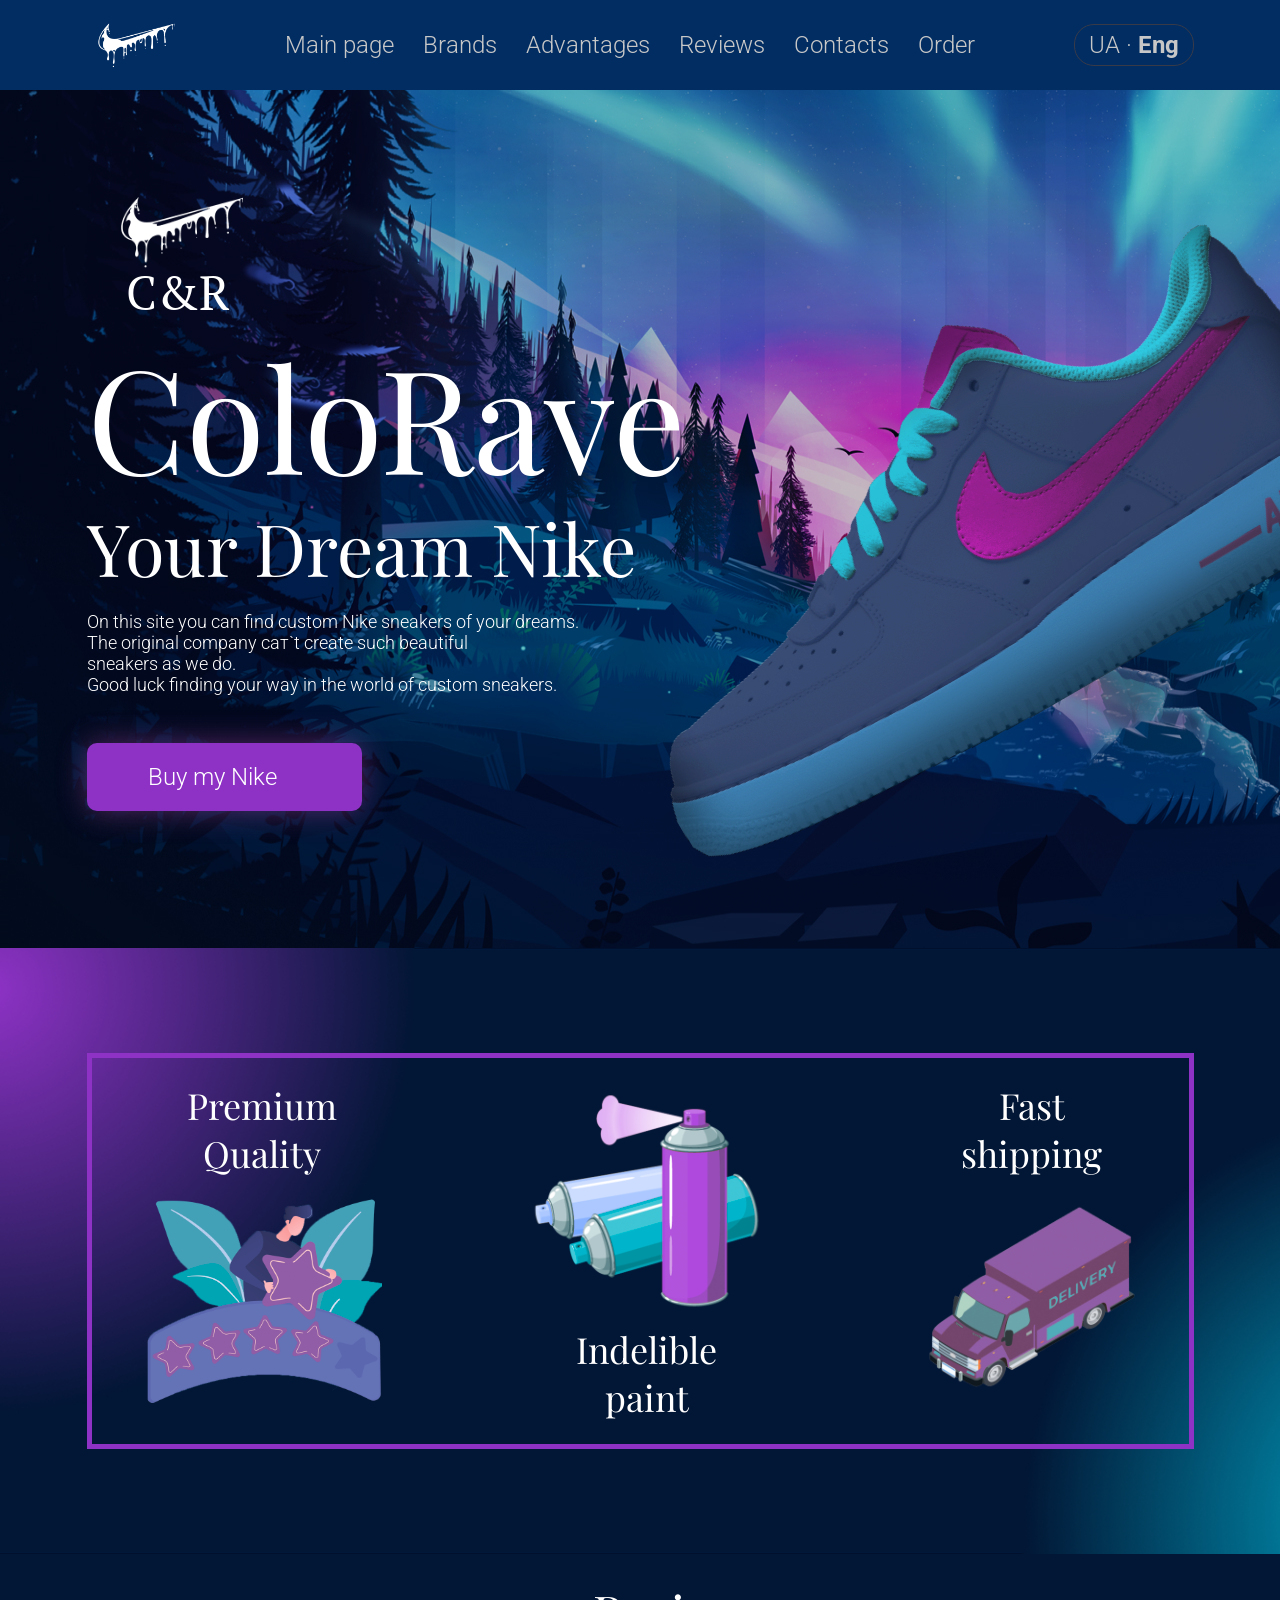
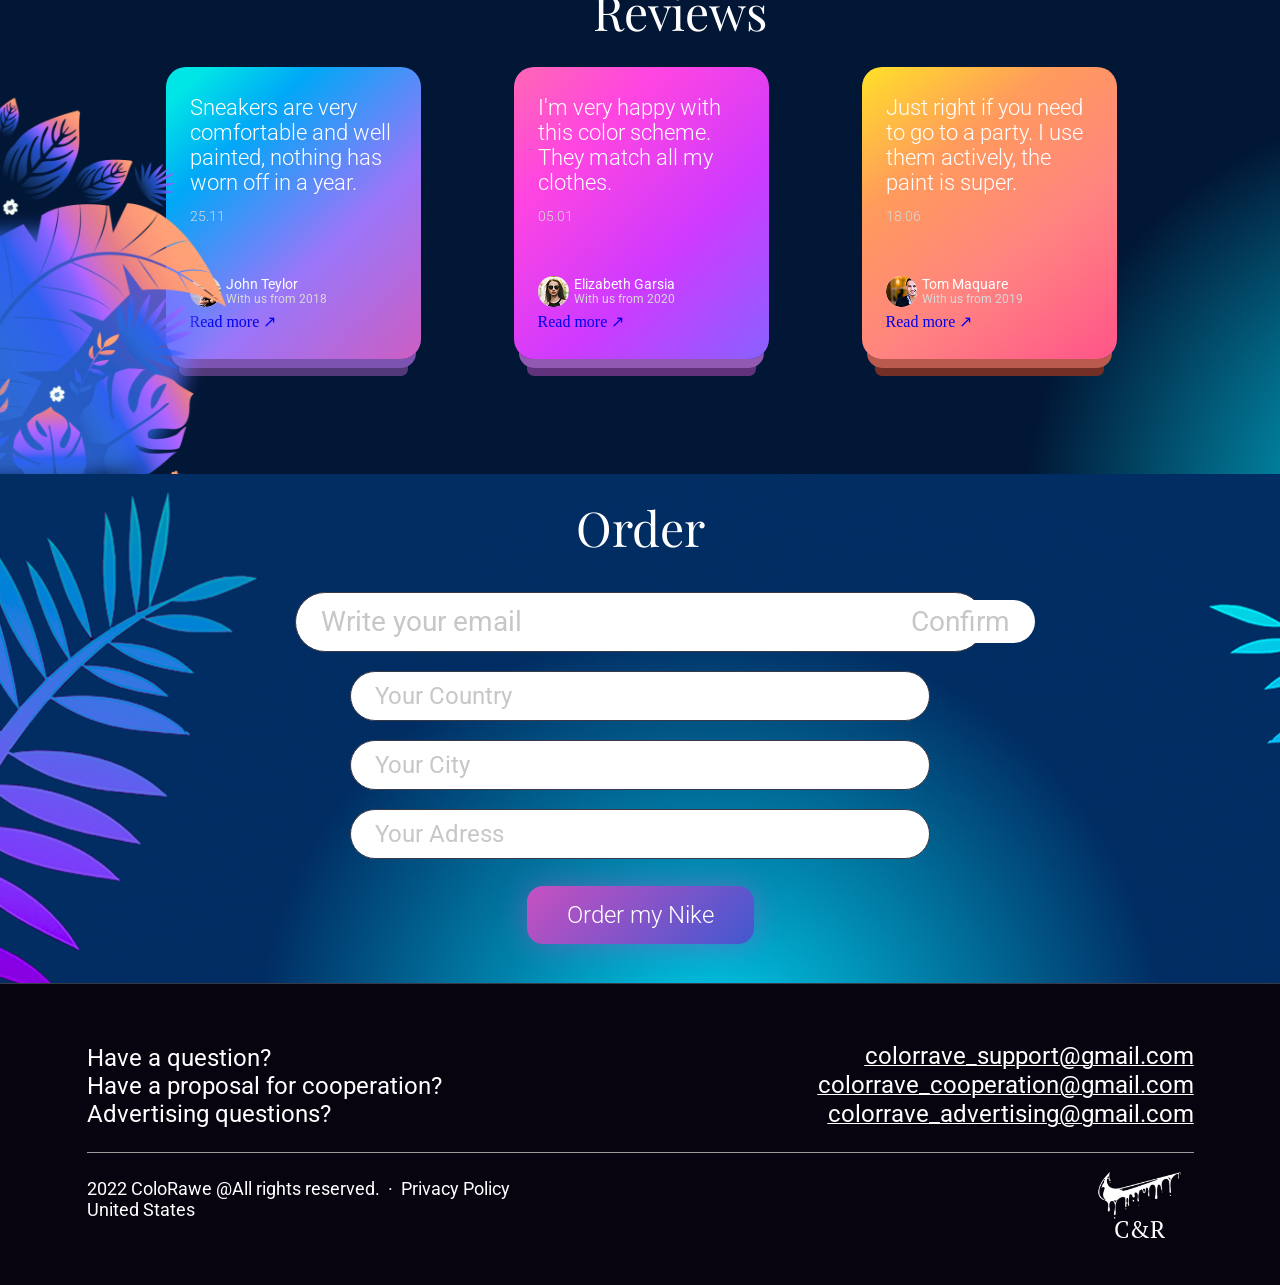
<file: index.html>
<!DOCTYPE html>
<html lang="en">

<head>
    <meta charset="UTF-8">
    <meta name="viewport" content="width=device-width, initial-scale=1.0">
    <link rel="preconnect" href="https://fonts.googleapis.com">
    <link rel="preconnect" href="https://fonts.gstatic.com" crossorigin>
    <link
        href="https://fonts.googleapis.com/css2?family=PT+Serif:ital,wght@0,400;0,700;1,400;1,700&family=Playfair+Display:ital,wght@0,400..900;1,400..900&family=Roboto:ital,wght@0,100..900;1,100..900&display=swap"
        rel="stylesheet">
    <title>NIKE</title>
    <link rel="stylesheet" href="./css/styles.css">
    <link rel="icon" href="./images/logo.svg" type="image/x-icon">
</head>

<body>
    <header>
        <nav class="container nav-container">
            <div class="nav-logo">
                <a href="./index.html">
                    <img src="./images/logo.svg" alt="logo">
                </a>
            </div>
            <ul class="nav-links">
                <li><a href="./index.html">Main page</a></li>
                <li><a href="#hero">Brands</a></li>
                <li><a href="#features">Advantages</a></li>
                <li><a href="#reviews">Reviews</a></li>
                <li><a href="#footer">Contacts</a></li>
                <li><a href="#order">Order</a></li>
            </ul>
            <div class="nav-btn">
                <a href="./index-ua.html" class="lang-btn">UA · <span class="lang-btn-accent">Eng</span"></a>
            </div>

        </nav>

    </header>
    <main>
        <section class="hero" id="hero">
            <div class="container hero-content">
                <div class="hero-logo">
                    <a href="./index.html">
                        <img src="./images/logo.svg" alt="logo" width="160px">
                    </a>
                </div>
                <p class="hero-badge">C&R</p>
                <h1 class="hero-title">ColoRave</h1>
                <p class="hero-sub">Your Dream Nike</p>
                <p class="hero-desc">
                    On this site you can find custom Nike sneakers of your dreams. <br> The original company caт`t
                    create such beautiful <br> sneakers as we do. <br> Good luck finding your way in the world of custom
                    sneakers.
                </p>
                <a href="#order" class="btn-primary">Buy my Nike</a>

            </div>
        </section>
        <section class="features" id="features">
            <div class="container">
                <div class="features-grid">
                    <div class="feat-card">
                        <h2 class="feat-name">Premium <br> Quality</h2>
                        <img src="./images/stars.svg" alt="stars">
                    </div>
                    <div class="feat-card">
                        <img src="./images/paints.svg" alt="paints">
                        <h2 class="feat-name">Indelible <br> paint</h2>
                    </div>
                    <div class="feat-card">
                        <h2 class="feat-name">Fast <br> shipping</h2>
                        <img src="./images/van.svg" alt="van">
                    </div>
                </div>
            </div>
        </section>
        <section class="reviews" id="reviews">
            <div class="container reviews-container">
                <div>
                    <img class="flouwers" src="./images/flouwers.svg" alt="flouwers">
                </div>
                <h2 class="title-reviews">Reviews</h2>
                <div class="reviews-cards-list">

                    <!-- КАРТКА 1 -->
                    <div class="review-card">
                        <p class="review-text">Sneakers are very comfortable and well painted, nothing has worn off in a year.</p>
                        <p class="review-date">25.11</p>
                        <div class="review-author">
                            <img class="img-author" src="./images/author1.jpg" alt="author1">
                            <div class="review-name">
                                <h3 class="author-name">John Teylor</h3>
                                <p class="author-place">With us from 2018</p>
                            </div>
                        </div>
                        <!-- Кнопка відкриття модалки -->
                        <a href="#modal-1" class="review-read-more">Read more ↗</a>
                    </div>

                    <!-- КАРТКА 2 -->
                    <div class="review-card">
                        <p class="review-text">I'm very happy with this color scheme. They match all my clothes.</p>
                        <p class="review-date">05.01</p>
                        <div class="review-author">
                            <img class="img-author" src="./images/author2.jpg" alt="author1">
                            <div class="review-name">
                                <h3 class="author-name">Elizabeth Garsia</h3>
                                <p class="author-place">With us from 2020</p>
                            </div>
                        </div>
                        <a href="#modal-2" class="review-read-more">Read more ↗</a>
                    </div>

                    <!-- КАРТКА 3 -->
                    <div class="review-card">
                        <p class="review-text">Just right if you need to go to a party. I use them actively, the paint
                            is super.</p>
                        <p class="review-date">18.06</p>
                        <div class="review-author">
                            <img class="img-author" src="./images/author3.jpg" alt="author1">
                            <div class="review-name">
                                <h3 class="author-name">Tom Maquare</h3>
                                <p class="author-place">With us from 2019</p>
                            </div>
                        </div>
                        <a href="#modal-3" class="review-read-more">Read more ↗</a>
                    </div>

                </div>
            </div>
        </section>
        <!-- МОДАЛКА 1 — John Teylor -->
        <div class="modal" id="modal-1">
            <div class="modal-box modal-box--1">
                <a href="#reviews" class="modal-close" aria-label="Close">✕</a>
                <div class="modal-header">
                    <img class="modal-avatar" src="./images/author1.jpg" alt="John Teylor">
                    <div>
                        <h3 class="modal-author-name">John Teylor</h3>
                        <p class="modal-author-meta">With us from 2018 · 25.11</p>
                        <div class="modal-stars">★★★★★</div>
                    </div>
                </div>
                <p class="modal-text">
                    Sneakers are very comfortable and well painted, nothing has worn off in a year.
                    I ordered a custom colorway with turquoise and white — and it looks exactly like
                    the preview. The paint quality is outstanding, no cracking even after daily use
                    in various weather conditions. Would definitely recommend ColoRave to anyone who
                    wants truly unique sneakers. Already planning my second pair!
                </p>
                <div class="modal-tag-row">
                    <span class="modal-tag">Comfort ✓</span>
                    <span class="modal-tag">Paint Quality ✓</span>
                    <span class="modal-tag">Daily Use ✓</span>
                </div>
                <a href="#order" class="modal-cta">Order my Nike</a>
            </div>
            <!-- Клік по фону закриває модалку -->
            <a href="#reviews" class="modal-backdrop" aria-label="Close modal"></a>
        </div>

        <!-- МОДАЛКА 2 — Elizabeth Garsia -->
        <div class="modal" id="modal-2">
            <div class="modal-box modal-box--2">
                <a href="#reviews" class="modal-close" aria-label="Close">✕</a>
                <div class="modal-header">
                    <img class="modal-avatar" src="./images/author2.jpg" alt="Elizabeth Garsia">
                    <div>
                        <h3 class="modal-author-name">Elizabeth Garsia</h3>
                        <p class="modal-author-meta">With us from 2020 · 05.01</p>
                        <div class="modal-stars">★★★★★</div>
                    </div>
                </div>
                <p class="modal-text">
                    I'm very happy with this color scheme. They match all my clothes.
                    I chose a dusty pink and lavender combination and the result is just stunning.
                    The website made it so easy to visualize the final look before ordering.
                    The sneakers arrived in two weeks, beautifully packaged. My friends keep
                    asking where I bought them — I've already sent three people to ColoRave!
                </p>
                <div class="modal-tag-row">
                    <span class="modal-tag">Style ✓</span>
                    <span class="modal-tag">Fast Delivery ✓</span>
                    <span class="modal-tag">Recommended ✓</span>
                </div>
                <a href="#order" class="modal-cta">Order my Nike</a>
            </div>
            <a href="#reviews" class="modal-backdrop" aria-label="Close modal"></a>
        </div>

        <!-- МОДАЛКА 3 — Tom Maquare -->
        <div class="modal" id="modal-3">
            <div class="modal-box modal-box--3">
                <a href="#reviews" class="modal-close" aria-label="Close">✕</a>
                <div class="modal-header">
                    <img class="modal-avatar" src="./images/author3.jpg" alt="Tom Maquare">
                    <div>
                        <h3 class="modal-author-name">Tom Maquare</h3>
                        <p class="modal-author-meta">With us from 2019 · 18.06</p>
                        <div class="modal-stars">★★★★★</div>
                    </div>
                </div>
                <p class="modal-text">
                    Just right if you need to go to a party. I use them actively, the paint is super.
                    I went for a bold yellow-orange-red gradient and honestly it's the most eye-catching
                    pair I've ever owned. Wore them to three different events and got compliments every
                    single time. The soles are sturdy, the colors stay vivid. I've been a loyal customer
                    since 2019 and each order has been consistently excellent.
                </p>
                <div class="modal-tag-row">
                    <span class="modal-tag">Bold Design ✓</span>
                    <span class="modal-tag">Durability ✓</span>
                    <span class="modal-tag">Loyal Customer ✓</span>
                </div>
                <a href="#order" class="modal-cta">Order my Nike</a>
            </div>
            <a href="#reviews" class="modal-backdrop" aria-label="Close modal"></a>
        </div>

        <!-- ORDER -->
        <section class="order" id="order">
            <div class="container" order-container>
                <h2 class="order-title">Order</h2>
                <form class="order-form">
                    <label>
                        <input class="form-input" type="email" placeholder="Write your email">
                    </label>
                    <label>
                        <input class="form-input3" type="text" placeholder="Your Country">
                    </label>
                    <label>
                        <input class="form-input3" type="text" placeholder="Your City">
                    </label>
                    <label>
                        <input class="form-input3" type="text" placeholder="Your Adress">
                    </label>
                    <button class="btn">Confirm </button>
                    <button class="order-btn">Order my Nike</button>
                </form>
            </div>
            </div>
        </section>
    </main>
    <footer id="footer">
        <div class="container footer-grid">
            <div class="footer-links-container">
                <ul class="footer-questions">
                    <li>Have a question?</li>
                    <li>Have a proposal for cooperation?</li>
                    <li>Advertising questions?</li>
                </ul>
                <ul class="footer-links">
                    <li>
                        <a href="mailto:colorrave_support@gmail.com">
                            <span class="footer-links-item">colorrave_support@gmail.com</span>
                        </a>
                    </li>
                    <li>
                        <a href="mailto:colorrave_cooperation@gmail.com">
                            <span class="footer-links-item">colorrave_cooperation@gmail.com</span>
                        </a>
                    </li>
                    <li>
                        <a href="mailto:colorrave_advertising@gmail.com">
                            <span class="footer-links-item">colorrave_advertising@gmail.com</span>
                        </a>
                    </li>
                </ul>
            </div>
            <div class="footer-bottom">
                <p class="footer-text">2022 ColoRawe @All rights reserved. &nbsp;·&nbsp; <a href="#"></a>Privacy
                    Policy</a> <br>United States</p>
                <div>
                    <div class="footer-logo">
                        <a href="./index.html">
                            <img src="./images/logo.svg" alt="logo" width="108px">
                        </a>
                    </div>
                    <p class="footer-badge">C&R</p>
                </div>
            </div>
        </div>

    </footer>
</body>

</html>
</file>
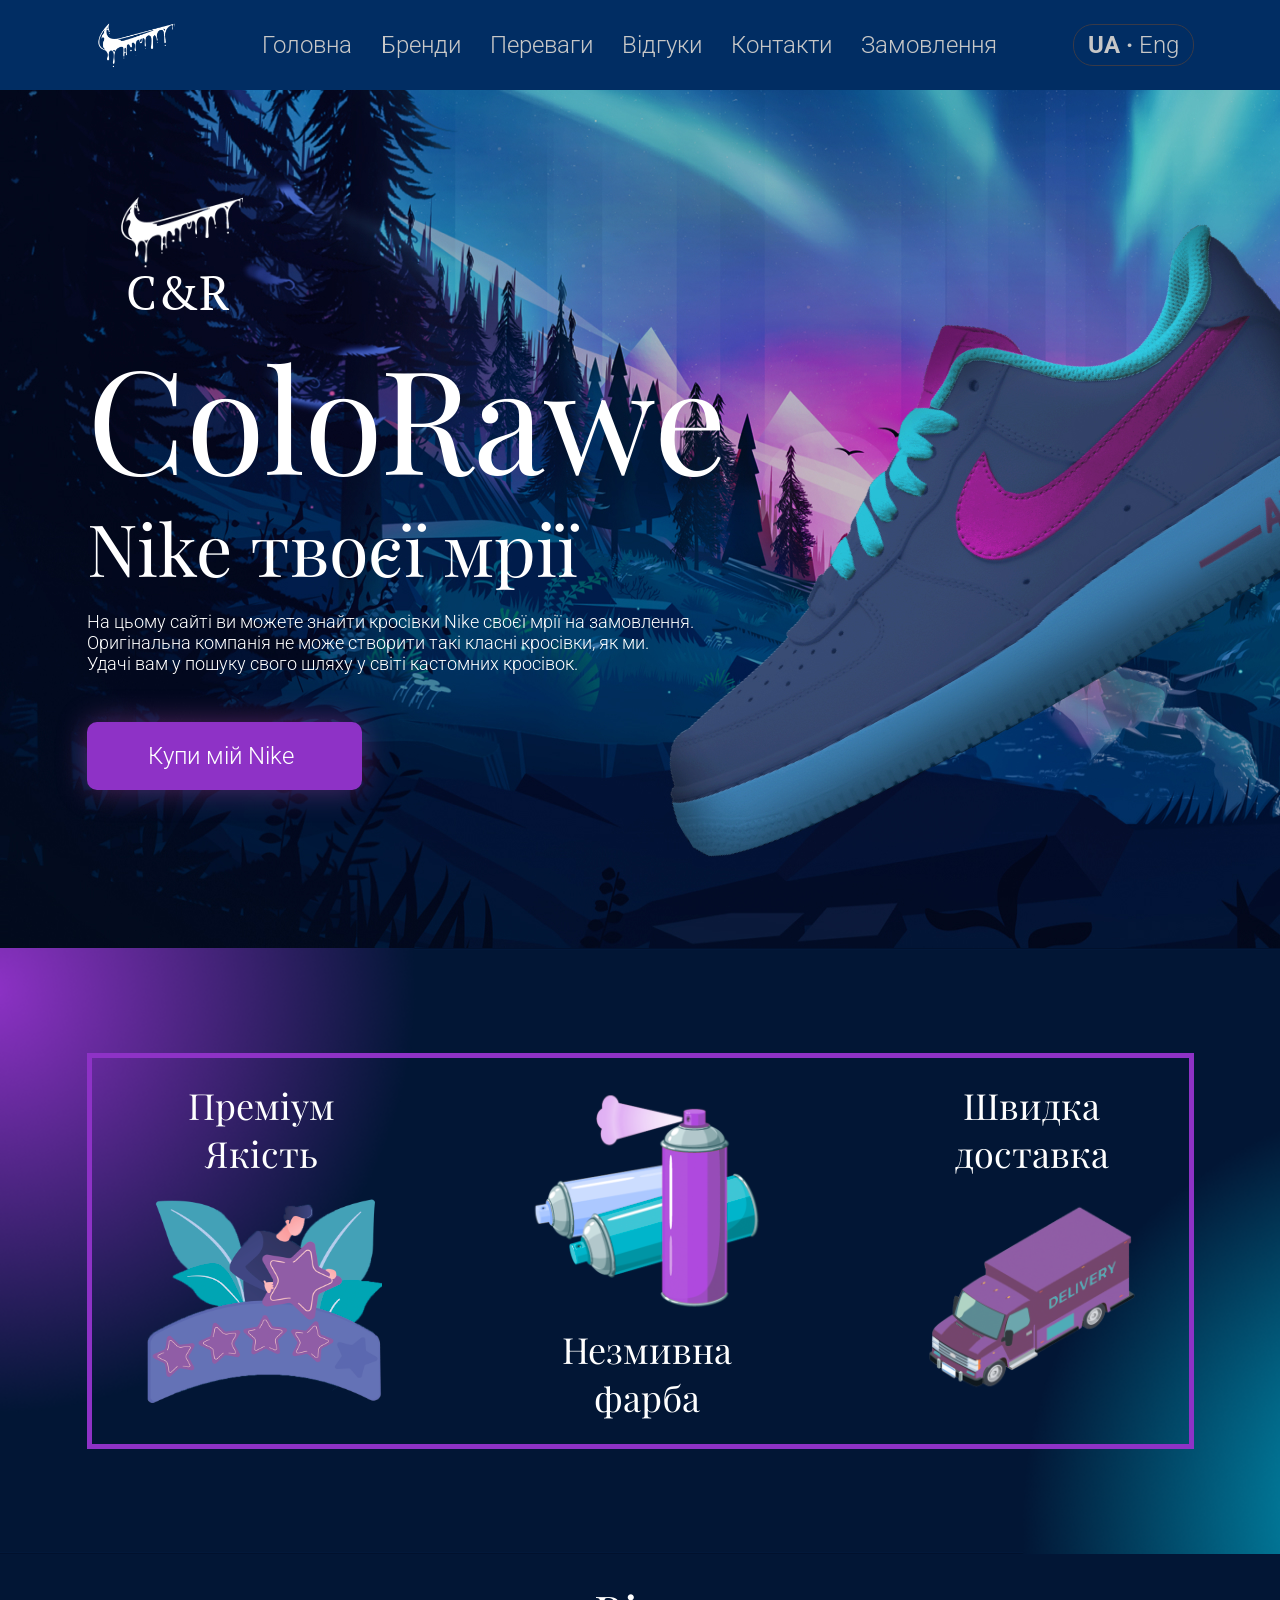
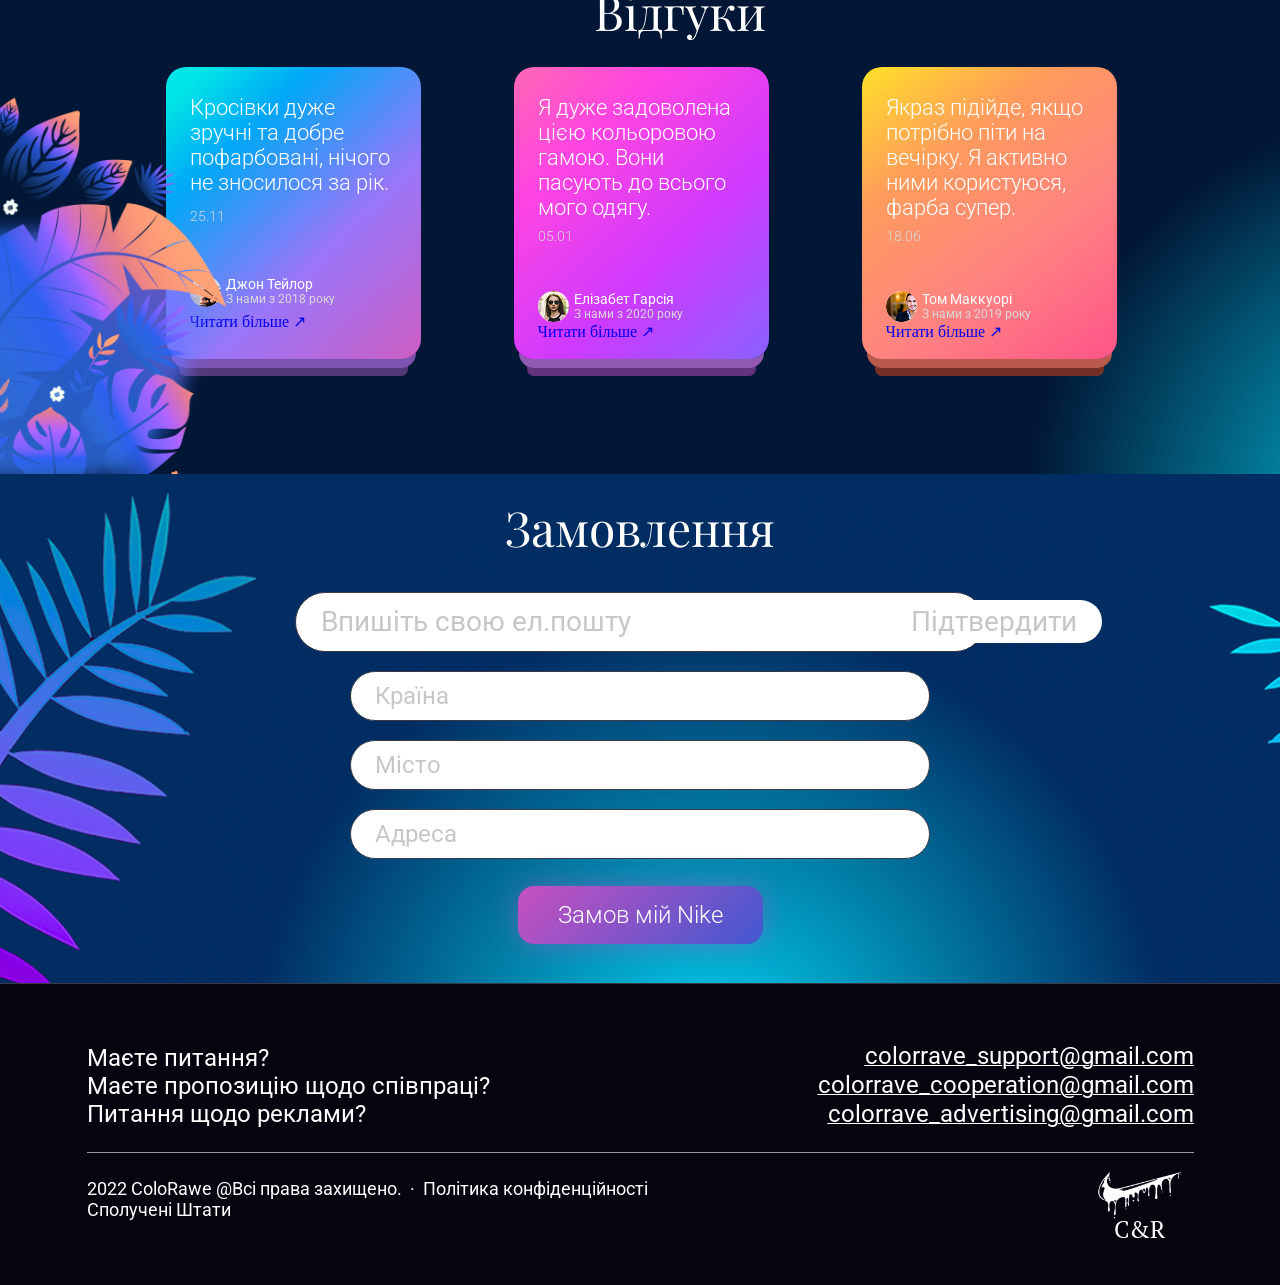
<file: index-ua.html>
<!DOCTYPE html>
<html lang="UA">

<head>
    <meta charset="UTF-8">
    <meta name="viewport" content="width=device-width, initial-scale=1.0">
    <link rel="preconnect" href="https://fonts.googleapis.com">
    <link rel="preconnect" href="https://fonts.gstatic.com" crossorigin>
    <link
        href="https://fonts.googleapis.com/css2?family=PT+Serif:ital,wght@0,400;0,700;1,400;1,700&family=Playfair+Display:ital,wght@0,400..900;1,400..900&family=Roboto:ital,wght@0,100..900;1,100..900&display=swap"
        rel="stylesheet">
    <title>NIKE</title>
    <link rel="stylesheet" href="./css/styles.css">
    <link rel="icon" href="./images/logo.svg" type="image/x-icon">
</head>

<body>
    <header>
        <nav class="container nav-container">
            <div class="nav-logo">
                <a href="./index-ua.html">
                    <img src="./images/logo.svg" alt="logo">
                </a>
            </div>
            <ul class="nav-links">
                <li><a href="./index-ua.html">Головна</a></li>
                <li><a href="#hero">Бренди</a></li>
                <li><a href="#features">Переваги</a></li>
                <li><a href="#reviews">Відгуки</a></li>
                <li><a href="#footer">Контакти</a></li>
                <li><a href="#order">Замовлення</a></li>
            </ul>
            <div class="nav-btn">
                <a href="./index.html" class="lang-btn lang-btn-ua">UA · <span class="lang-btn-accent lang-btn-accent-ua">Eng</span"></a>
            </div>

        </nav>

    </header>
    <main>
        <section class="hero" id="hero">
            <div class="container hero-content">
                <div class="hero-logo">
                    <a href="./index-ua.html">
                        <img src="./images/logo.svg" alt="logo" width="160px">
                    </a>
                </div>
                <p class="hero-badge">C&R</p>
                <h1 class="hero-title">ColoRawe</h1>
                <p class="hero-sub">Nike твоєї мрії</p>
                <p class="hero-desc">
                    На цьому сайті ви можете знайти кросівки Nike своєї мрії на замовлення. <br> Оригінальна компанія не може створити такі класні кросівки, як ми. <br> Удачі вам у пошуку свого шляху у світі кастомних кросівок.
                </p>
                <a href="#order" class="btn-primary">Купи мій Nike</a>

            </div>
        </section>
        <section class="features" id="features">
            <div class="container">
                <div class="features-grid">
                    <div class="feat-card">
                        <h2 class="feat-name">Преміум <br> Якість</h2>
                        <img src="./images/stars.svg" alt="stars">
                    </div>
                    <div class="feat-card">
                        <img src="./images/paints.svg" alt="paints">
                        <h2 class="feat-name">Незмивна <br> фарба</h2>
                    </div>
                    <div class="feat-card">
                        <h2 class="feat-name">Швидка <br> доставка</h2>
                        <img src="./images/van.svg" alt="van">
                    </div>
                </div>
            </div>
        </section>
        <section class="reviews" id="reviews">
            <div class="container reviews-container">
                <div>
                    <img class="flouwers" src="./images/flouwers.svg" alt="flouwers">
                </div>
                <h2 class="title-reviews">Відгуки</h2>
                <div class="reviews-cards-list">

                    <!-- КАРТКА 1 -->
                    <div class="review-card">
                        <p class="review-text">Кросівки дуже зручні та добре пофарбовані, нічого не зносилося за рік.</p>
                        <p class="review-date">25.11</p>
                        <div class="review-author">
                            <img class="img-author" src="./images/author1.jpg" alt="author1">
                            <div class="review-name">
                                <h3 class="author-name">Джон Тейлор</h3>
                                <p class="author-place">З нами з 2018 року</p>
                            </div>
                        </div>
                        <!-- Кнопка відкриття модалки -->
                        <a href="#modal-1" class="review-read-more">Читати більше ↗</a>
                    </div>
                    <div class="review-card">
                        <p class="review-text">Я дуже задоволена цією кольоровою гамою. Вони пасують до всього мого одягу.</p>
                        <p class="review-date">05.01</p>
                        <div class="review-author">
                            <img class="img-author" src="./images/author2.jpg" alt="author1">
                            <div class="review-name">
                                <h3 class="author-name">Елізабет Гарсія</h3>
                                <p class="author-place">З нами з 2020 року</p>
                            </div>
                        </div>
                        <!-- Кнопка відкриття модалки -->
                        <a href="#modal-2" class="review-read-more">Читати більше ↗</a>
                    </div>
                    <div class="review-card">
                        <p class="review-text">Якраз підійде, якщо потрібно піти на вечірку. Я активно ними користуюся, фарба супер.</p>
                        <p class="review-date">18.06</p>
                        <div class="review-author">
                            <img class="img-author" src="./images/author3.jpg" alt="author1">
                            <div class="review-name">
                                <h3 class="author-name">Том Маккуорі</h3>
                                <p class="author-place">З нами з 2019 року</p>
                            </div>
                        </div>
                        <!-- Кнопка відкриття модалки -->
                        <a href="#modal-3" class="review-read-more">Читати більше ↗</a>
                    </div>
                </div>
            </div>
        </section>
        <!-- МОДАЛКА 1 — John Teylor -->
        <div class="modal" id="modal-1">
            <div class="modal-box modal-box--1">
                <a href="#reviews" class="modal-close" aria-label="Close">✕</a>
                <div class="modal-header">
                    <img class="modal-avatar" src="./images/author1.jpg" alt="John Teylor">
                    <div>
                        <h3 class="modal-author-name">Джон Тейлор</h3>
                        <p class="modal-author-meta">З нами з 2018 · 25.11</p>
                        <div class="modal-stars">★★★★★</div>
                    </div>
                </div>
                <p class="modal-text">
                    Кросівки дуже зручні та добре пофарбовані, 
                    нічого не зносилося за рік.Я замовила 
                    індивідуальну кольорову гаму з бірюзовим
                    та білим — і вона виглядає точно так 
                    само, як на прев'ю. Якість фарби чудова, 
                    жодних тріщин навіть після щоденного використання 
                    за різних погодних умов. Однозначно рекомендую 
                    ColoRave всім, хто хоче справді унікальні кросівки. 
                    Вже планую свою другу пару!
                </p>
                <div class="modal-tag-row">
                    <span class="modal-tag">Комфорт ✓</span>
                    <span class="modal-tag">Якість фарби ✓</span>
                    <span class="modal-tag">Щоденне використання ✓</span>
                </div>
                <a href="#order" class="modal-cta">Замовте мій Nike</a>
            </div>
            <!-- Клік по фону закриває модалку -->
            <a href="#reviews" class="modal-backdrop" aria-label="Close modal"></a>
        </div>

        <!-- МОДАЛКА 2 — Elizabeth Garsia -->
        <div class="modal" id="modal-2">
            <div class="modal-box modal-box--2">
                <a href="#reviews" class="modal-close" aria-label="Close">✕</a>
                <div class="modal-header">
                    <img class="modal-avatar" src="./images/author2.jpg" alt="Elizabeth Garsia">
                    <div>
                        <h3 class="modal-author-name">Елізабет Гарсія</h3>
                        <p class="modal-author-meta">З нами з 2020 року · 05.01м</p>
                        <div class="modal-stars">★★★★★</div>
                    </div>
                </div>
                <p class="modal-text">
                    Я дуже задоволена цією кольоровою гамою. Вони пасують до всього мого одягу.
Я обрала поєднання пильно-рожевого та лавандового кольорів, і результат просто приголомшливий.
Вебсайт дозволив легко уявити кінцевий вигляд перед замовленням.Кросівки прибули за два тижні,гарно упаковані. Мої друзі постійно запитують, де я їх купила — я вже відправила трьох людей до ColoRave!
                </p>
                <div class="modal-tag-row">
                    <span class="modal-tag">Стиль ✓</span>
                    <span class="modal-tag">Швидка доставка ✓</span>
                    <span class="modal-tag">Рекомендовано ✓</span>
                </div>
                <a href="#order" class="modal-cta">Замовте мій Nike</a>
            </div>
            <a href="#reviews" class="modal-backdrop" aria-label="Close modal"></a>
        </div>

        <!-- МОДАЛКА 3 — Tom Maquare -->
        <div class="modal" id="modal-3">
            <div class="modal-box modal-box--3">
                <a href="#reviews" class="modal-close" aria-label="Close">✕</a>
                <div class="modal-header">
                    <img class="modal-avatar" src="./images/author3.jpg" alt="Tom Maquare">
                    <div>
                        <h3 class="modal-author-name">Том Макуаре</h3>
                        <p class="modal-author-meta">З нами з 2019 · 18.06</p>
                        <div class="modal-stars">★★★★★</div>
                    </div>
                </div>
                <p class="modal-text">
                    Якраз підійде, якщо вам потрібно піти на вечірку. Я активно ними користуюся, фарба супер.
Я обрала сміливий жовто-помаранчево-червоний градієнт, і, чесно кажучи, це найпривабливіша пара, яку я коли-небудь мала. Носила їх на три різні заходи і щоразу отримувала компліменти. Підошви міцні, кольори залишаються яскравими. Я є постійним клієнтом з 2019 року, і кожне замовлення завжди чудове.
                </p>
                <div class="modal-tag-row">
                    <span class="modal-tag">Bold Design ✓</span>
                    <span class="modal-tag">Довговічність ✓</span>
                    <span class="modal-tag">Лояльний клієнт ✓</span>
                </div>
                <a href="#order" class="modal-cta">Замовте мій Nike</a>
            </div>
            <a href="#reviews" class="modal-backdrop" aria-label="Close modal"></a>
        </div>


        <!-- ORDER -->
        <section class="order" id="order">
            <div class="container" order-container>
                <h2 class="order-title">Замовлення</h2>
                <form class="order-form">
                    <label>
                        <input class="form-input" type="email" placeholder="Впишіть свою ел.пошту">
                    </label>
                    <label>
                        <input class="form-input3" type="text" placeholder="Країна">
                    </label>
                    <label>
                        <input class="form-input3" type="text" placeholder="Місто">
                    </label>
                    <label>
                        <input class="form-input3" type="text" placeholder="Адреса">
                    </label>
                    <button class="btn">Підтвердити </button>
                    <button class="order-btn">Замов мій Nike</button>
                </form>
            </div>
            </div>
        </section>
    </main>
    <footer id="footer">
        <div class="container footer-grid">
            <div class="footer-links-container">
                <ul class="footer-questions">
                    <li>Маєте питання?</li>
                    <li>Маєте пропозицію щодо співпраці?</li>
                    <li>Питання щодо реклами?</li>
                </ul>
                <ul class="footer-links">
                    <li>
                        <a href="mailto:colorrave_support@gmail.com">
                            <span class="footer-links-item">colorrave_support@gmail.com</span>
                        </a>
                    </li>
                    <li>
                        <a href="mailto:colorrave_cooperation@gmail.com">
                            <span class="footer-links-item">colorrave_cooperation@gmail.com</span>
                        </a>
                    </li>
                    <li>
                        <a href="mailto:colorrave_advertising@gmail.com">
                            <span class="footer-links-item">colorrave_advertising@gmail.com</span>
                        </a>
                    </li>
                </ul>
            </div>
            <div class="footer-bottom">
                <p class="footer-text">2022 ColoRawe @Всі права захищено. &nbsp;·&nbsp; <a href="#"></a>Політика конфіденційності</a> <br>Сполучені Штати</p>
                <div>
                    <div class="footer-logo">
                        <a href="./index-ua.html">
                            <img src="./images/logo.svg" alt="logo" width="108px">
                        </a>
                    </div>
                    <p class="footer-badge">C&R</p>
                </div>
            </div>
        </div>

    </footer>
</body>

</html>
</file>
<file: css/styles.css>
:root {
      --bg: #021635;
      --white: #fff;
      --text-header: #C7C7C7;
      --bg-header: #012D63;
      --btn: #8E32C6;
      --text-date: #D8D8D8;
      --placeholder: #959595;
      --line-footer: #9b9b9b;
      --border: #383a48;

      --accent1: #c850c0;
      --accent2: #4158d0;
      --accent3: #ffcc70;
      --neon: #ff6ef7;
      --teal: #00e5d1;
      --text: #f0e8ff;
      --muted: #a898c8;
      --card-bg: rgba(255, 255, 255, 0.04);
  }

  * {
      margin: 0;
      padding: 0;
      box-sizing: border-box;
  }

  li,
  a {
      list-style: none;
      text-decoration: none;
  }

  body {
      background-color: var(--bg);
  }

  header {
      background-color: var(--bg-header);
      color: var(--text-header);
  }

  .container {
      width: 1107px;
      margin: 0 auto;
  }

  .nav-container {
      height: 90px;
      display: flex;
      justify-content: space-between;
      align-items: center;
      font-family: Roboto;
      font-weight: 300;
      font-style: Light;
      font-size: 24px;
      color: var(--text-header);
  }

  .nav-links {
      display: flex;
      gap: 29px;
      color: var(--text-header);
  }

  .nav-links a {
      color: var(--text-header);
  }

  .nav-logo {
      width: 100px;
      height: 60px;
  }

  .nav-links a:hover {
      color: var(--white);
      font-weight: 400;
      box-shadow: 0 0 50px rgba(200, 80, 192, 0.65);
  }

  .nav-btn {
      display: flex;
      align-items: center;

  }

  .lang-btn {
      background: none;
      border: 1px solid var(--border);
      color: var(--text-header);
      font-family: Roboto;
      font-weight: 300;
      font-style: Light;
      font-size: 24px;
      padding: 6px 14px;
      border-radius: 20px;
      cursor: pointer;
      transition: all .3s;
  }

  .lang-btn-accent {
      font-weight: 700;
  }

  .lang-btn-ua {
    font-weight: 700;
  }
  .lang-btn-accent-ua {
      font-weight: 300;
  }

  .lang-btn:hover,
  .lang-btn-ua:hover {
      border-color: var(--accent1);
      color: var(--text-header);
  }

  /* ── HERO ── */
  .hero {
      background-image: url(../images/hero.jpg);
      background-repeat: no-repeat;
      background-size: cover;
      width: 100%;
      height: 858px;
  }


  .hero-content {
      display: flex;
      flex-direction: column;
      justify-items: center;
  }

  .hero-logo {
      margin-top: 94px;
      margin-left: 16px;
  }

  .hero-badge {
      font-family: PT Serif;
      font-weight: 400;
      font-style: Regular;
      font-size: 48px;
      color: var(--white);
      margin-top: -24px;
      padding-left: 39px;
  }

  .hero-title {
      font-family: Playfair Display;
      font-weight: 400;
      font-style: Regular;
      font-size: 144px;
      color: var(--white);
      margin-top: -5px;
  }

  .hero-sub {
      font-family: Playfair Display;
      font-weight: 400;
      font-style: Regular;
      font-size: 72px;
      color: var(--white);
      margin-top: -12px;
  }

  .hero-desc {
      margin-top: 16px;
      width: 610px;
      font-family: Roboto;
      font-weight: 300;
      font-style: Regular;
      font-size: 18px;
      color: var(--white);
  }

  .btn-primary {
      width: 275px;
      padding: 20px 61px;
      margin-top: 48px;
      background-color: var(--btn);
      color: var(--white);
      border-radius: 10px;
      font-family: Roboto;
      font-weight: 300;
      font-style: Regular;
      font-size: 24px;
      border: none;
      cursor: pointer;
      transition: transform .3s, box-shadow .3s;
      box-shadow: 0 0 30px rgba(200, 80, 192, 0.4);
      animation: fade-up 1s .4s ease both;
  }

  .btn-primary:hover {
      font-weight: 400;
      transform: translateY(-3px) scale(1.03);
      box-shadow: 0 0 50px rgba(200, 80, 192, 0.65);
  }

  /* ── SECTION FEATURE / Переваги ── */
  .features {
      background-image: url(../images/features.png);
      background-repeat: no-repeat;
      background-size: cover;
      width: 100%;
      height: 606px;
      padding: 105px 0;
  }

  .features-grid {
      padding: 25px 50px;
      width: 100%;
      height: 396px;
      border: 5px solid var(--btn);
      display: flex;
      align-items: center;
      justify-items: center;
      gap: 145px;
  }

  .feat-card {
      text-align: center;
      transition: transform .4s, border-color .4s, box-shadow .4s;

  }

  .feat-card:hover {
      transform: translateY(-8px);
      border-color: var(--accent1);
      box-shadow: 0 20px 60px rgba(200, 80, 192, 0.2);
  }

  .feat-name {
      font-family: Playfair Display;
      font-weight: 400;
      font-style: Regular;
      font-size: 36px;
      text-align: center;
      color: var(--white);
  }

  /* ── REVIEWS / Відгуки ── */
  .reviews {
      background-image: url(../images/review.png);
      background-repeat: no-repeat;
      background-size: cover;
      width: 100%;
      height: 520px;
      padding-top: 25px;
      position: relative;
  }

  .title-reviews {
      font-family: Playfair Display;
      font-weight: 400;
      font-style: Regular;
      font-size: 48px;
      text-align: center;
      color: #fff;
  }

  .flouwers {
      position: absolute;
      width: 340;
      height: 380;
      top: 140px;
      left: 0px;
      opacity: 1;
  }

  .reviews-container {
      padding-left: 79px;
  }

  .reviews-cards-list {
      margin-top: 24px;
      display: flex;
      gap: 93px;
  }

  .review-card {
    display: flex;
    flex-direction: column;
    justify-content: space-between;
      background: linear-gradient(136.55deg, #00E5E6 7.29%, #00A8F7 26.04%, #9A76F9 62.5%, #CC5EC2 100%);
      border-radius: 20px;
      padding: 28px 24px;
      width: 255px;
      height: 292px;
      box-shadow: 0px 14px 0px -5px #7B54B2, 0px 30px 0px -13px #533978;
      transition: transform .3s;
  }

  .review-card:hover {
      transform: scale(1.03);
  }

  .review-card:nth-child(2) {
      background: linear-gradient(136.55deg, #FF68B4 0%, #FF45E1 26.04%, #CE3AFF 62.84%, #8961FF 100%);
      box-shadow: 0px 14px 0px -5px #9159B1, 0px 30px 0px -13px #61337C;
  }

  .review-card:nth-child(3) {
      background: linear-gradient(142.67deg, #FFE128 0%, #FF9B5C 30.21%, #FF8381 63.29%, #FF5489 100%);
      box-shadow: 0px 14px 0px -5px #B95A4C, 0px 30px 0px -13px #732F26;
  }

  .review-text {
      font-family: Roboto;
      font-weight: 300;
      font-style: Regular;
      font-size: 22px;
      color: var(--white);
  }

  .review-date {
      margin-top: 8px;
      font-family: Roboto;
      font-weight: 300;
      font-style: Regular;
      font-size: 14px;
      color: var(--text-date);
  }

  .review-author {
      margin-top: 47px;
      display: flex;
      gap: 5px;
  }

  .img-author {
      width: 31px;
      height: 31px;
      border-radius: 50%;
  }

  .author-name {
      font-family: Roboto;
      font-weight: 400;
      font-style: Regular;
      font-size: 14px;
      color: var(--white);
  }

  .author-place {
      font-family: Roboto;
      font-weight: 400;
      font-style: Regular;
      font-size: 12px;
      color: var(--text-date);
  }

  /* ── ORDER / зАМОВЛЕННЯ ── */
  .order {
      background-image: url(../images/order.jpg);
      background-repeat: no-repeat;
      background-size: cover;
      width: 100%;
      height: 509px;
      padding-top: 21px;
  }

  .order-container {
      display: flex;
      flex-direction: column;
      align-items: center;
  }

  .order-title {
      font-family: Playfair Display;
      font-weight: 400;
      font-style: Regular;
      font-size: 48px;
      color: var(--white);
      text-align: center;
      margin-bottom: 33px;
  }

  .order-form {
      margin: 0 auto;
      display: flex;
      flex-direction: column;
      gap: 19px;
      justify-items: center;
      align-items: center;
  }

  .form-input {
      background: var(--white);
      color: var(--text-header);
      border: 1px solid var(--border);
      padding: 12px 230px 13px 25px;
      font-family: Roboto;
      font-weight: 400;
      font-style: Regular;
      font-size: 28px;
      width: 690px;
      height: 60px;
      border-radius: 50px;
      transition: border-color .3s, background .3s;
  }

  .btn {
      position: absolute;
      top: 2200px;
      left: 886px;
      color: var(--text-header);
      background-color: var(--white);
      border-radius: 40px;
      border: none;
      padding: 5px 25px;
      font-family: Roboto;
      font-weight: 400;
      font-style: Regular;
      font-size: 28px;
      cursor: pointer;
      transition: transform .3s, box-shadow .3s;
      animation: fade-up 1s .4s ease both;
  }

  .btn:hover,
  .order-btn:hover {
      font-weight: 400;
      transform: translateY(-3px) scale(1.03);
      box-shadow: 0 0 50px rgba(200, 80, 192, 0.65);
      margin: 0 auto;
  }

  .form-input3 {
      color: var(--text-header);
      background: var(--white);
      border: 1px solid var(--border);
      padding: 11px 24px;
      font-family: Roboto;
      font-weight: 400;
      font-style: Regular;
      font-size: 24px;
      width: 580px;
      height: 50px;
      border-radius: 50px;
      transition: border-color .3s, background .3s;
  }

  .form-input::placeholder,
  .form-input3::placeholder {
      color: var(--text-header);
  }

  .form-input:focus,
  .form-input3:focus {
      border-color: var(--accent1);
      background: rgba(200, 80, 192, 0.08);
  }



  .order-btn {
      background: linear-gradient(135deg, var(--accent1), var(--accent2));
      color: var(--white);
      border: none;
      padding: 15px 40px;
      border-radius: 16px;
      font-family: Roboto;
      font-weight: 300;
      font-style: Regular;
      font-size: 24px;
      cursor: pointer;
      transition: transform .3s, box-shadow .3s;
      box-shadow: 0 0 30px rgba(200, 80, 192, 0.4);
      align-self: center;
      margin-top: 8px;
  }

  .btn-order:hover {
      transform: translateY(-3px);
      box-shadow: 0 0 55px rgba(200, 80, 192, 0.6);
  }

  /* ── FOOTER ── */
  footer {
      background: #07040f;
      padding: 60px 60px 40px;
      border-top: 1px solid var(--border);
  }

  .footer-links-container {
      display: flex;
      font-family: Roboto;
      font-weight: 400;
      font-style: Regular;
      font-size: 24px;
      color: var(--white);
      justify-content: space-between;
      padding-bottom: 20px;
  }

  .footer-links,
  .footer-links-item {
      font-family: Roboto;
      font-weight: 400;
      font-style: Regular;
      font-size: 24px;
      color: var(--white);
      text-decoration: underline;
      text-align: right;
      font-family: Roboto;
      line-height: 100%;
      letter-spacing: 0%;
      text-decoration-style: solid;
      text-decoration-offset: 0%;
      text-decoration-thickness: 0%;
  }

  .footer-links a {
      display: block;
      color: rgba(168, 152, 200, 0.7);
      text-decoration: none;
      font-size: 0.85rem;
      line-height: 2;
      transition: color .3s;
  }

  .footer-links-item:hover {
      color: var(--neon);
  }

  .footer-bottom {
      border-top: 1px solid var(--line-footer);
      display: flex;
      justify-content: space-between;
      align-items: center;
  }

  .footer-text {
      font-family: Roboto;
      font-weight: 400;
      font-style: Regular;
      font-size: 18px;
      color: var(--white);
  }

  .footer-logo {
    margin-top: 10px;
      width: 108;
      height: 81;
      top: 2751px;
      left: 1180px;
      opacity: 1;

  }

  .footer-badge {
      font-family: PT Serif;
      font-weight: 400;
      font-style: Regular;
      font-size: 24px;
      color: var(--white);
      padding-left: 28px;
      margin-top: -18px;
  }

  al styles · CSS
/* ══════════════════════════════════════════════════════════
   КНОПКА «Read more» на картках відгуків
═══════════════════════════════════════════════════════════ */
 
.review-read-more {
    display: inline-block;
    margin-top: 12px;
    font-family: Roboto;
    font-weight: 400;
    font-size: 13px;
    color: var(--white);
    letter-spacing: 0.5px;
    opacity: 0.75;
    text-decoration: none;
    transition: opacity .3s, letter-spacing .3s;
    cursor: pointer;
}
 
.review-read-more:hover {
    opacity: 1;
    letter-spacing: 1px;
}
 
/* ══════════════════════════════════════════════════════════
   МОДАЛЬНЕ ВІКНО — CSS :target (без JavaScript)
 
   Принцип:
   1. .modal — завжди в DOM, але pointer-events:none + opacity:0
   2. .modal:target — коли URL містить #modal-N, вікно стає видимим
   3. Закриття: клік на .modal-backdrop або кнопку ✕ → href="#reviews"
      повертає URL без якоря і :target зникає
═══════════════════════════════════════════════════════════ */
 
.modal {
    position: fixed;
    inset: 0;                       /* top:0 right:0 bottom:0 left:0 */
    z-index: 1000;
    display: flex;
    align-items: center;
    justify-content: center;
 
    /* Прихований стан */
    opacity: 0;
    pointer-events: none;
    transition: opacity .35s ease;
}
 
/* Активний стан — коли #modal-N в URL */
.modal:target {
    opacity: 1;
    pointer-events: all;
}
 
/* Темний напівпрозорий фон */
.modal-backdrop {
    position: absolute;
    inset: 0;
    background: rgba(2, 5, 20, 0.82);
    backdrop-filter: blur(6px);
    -webkit-backdrop-filter: blur(6px);
    cursor: pointer;
    text-decoration: none;
}
 
/* Анімація появи блоку */
@keyframes modal-in {
    from {
        transform: translateY(28px) scale(0.97);
        opacity: 0;
    }
    to {
        transform: translateY(0) scale(1);
        opacity: 1;
    }
}
 
/* Загальний контейнер вікна */
.modal-box {
    position: relative;
    z-index: 1;
    width: 520px;
    max-width: 92vw;
    border-radius: 24px;
    padding: 36px 36px 32px;
    display: flex;
    flex-direction: column;
    gap: 20px;
    box-shadow:
        0 0 0 1px rgba(255,255,255,0.08),
        0 32px 80px rgba(0,0,0,0.55),
        0 0 60px rgba(142, 50, 198, 0.18);
}
 
/* Анімація спрацьовує коли модалка активна */
.modal:target .modal-box {
    animation: modal-in .35s cubic-bezier(.22,.68,0,1.2) both;
}
 
/* ── Унікальний градієнт для кожної модалки (як у картках) ── */
 
.modal-box--1 {
    background: linear-gradient(150deg,
        rgba(0, 25, 60, 0.97) 0%,
        rgba(0, 229, 230, 0.08) 60%,
        rgba(154, 118, 249, 0.12) 100%
    );
    border: 1px solid rgba(0, 229, 230, 0.25);
}
 
.modal-box--2 {
    background: linear-gradient(150deg,
        rgba(0, 25, 60, 0.97) 0%,
        rgba(255, 104, 180, 0.08) 60%,
        rgba(137, 97, 255, 0.12) 100%
    );
    border: 1px solid rgba(200, 80, 192, 0.3);
}
 
.modal-box--3 {
    background: linear-gradient(150deg,
        rgba(0, 25, 60, 0.97) 0%,
        rgba(255, 225, 40, 0.07) 50%,
        rgba(255, 84, 137, 0.12) 100%
    );
    border: 1px solid rgba(255, 155, 92, 0.3);
}
 
/* ── Кнопка закриття ✕ ── */
.modal-close {
    position: absolute;
    top: 16px;
    right: 20px;
    font-size: 18px;
    color: var(--text-header);
    text-decoration: none;
    line-height: 1;
    opacity: 0.6;
    transition: opacity .2s, transform .2s;
}
 
.modal-close:hover {
    opacity: 1;
    transform: scale(1.2) rotate(90deg);
}
 
/* ── Шапка з аватаром ── */
.modal-header {
    display: flex;
    align-items: center;
    gap: 16px;
}
 
.modal-avatar {
    width: 60px;
    height: 60px;
    border-radius: 50%;
    object-fit: cover;
    border: 2px solid rgba(255,255,255,0.2);
    box-shadow: 0 0 20px rgba(142, 50, 198, 0.35);
}
 
.modal-author-name {
    font-family: Playfair Display;
    font-weight: 600;
    font-size: 20px;
    color: var(--white);
    margin-bottom: 2px;
}
 
.modal-author-meta {
    font-family: Roboto;
    font-weight: 300;
    font-size: 13px;
    color: var(--text-date);
}
 
.modal-stars {
    color: var(--accent3);     /* --accent3: #ffcc70 */
    font-size: 14px;
    letter-spacing: 2px;
    margin-top: 4px;
}
 
/* ── Текст відгуку ── */
.modal-text {
    font-family: Roboto;
    font-weight: 300;
    font-size: 16px;
    line-height: 1.65;
    color: var(--white);
    opacity: 0.9;
    border-left: 2px solid var(--btn);
    padding-left: 16px;
}
 
/* ── Теги ── */
.modal-tag-row {
    display: flex;
    flex-wrap: wrap;
    gap: 8px;
}
 
.modal-tag {
    font-family: Roboto;
    font-weight: 400;
    font-size: 12px;
    color: var(--text-header);
    background: rgba(255,255,255,0.06);
    border: 1px solid var(--border);
    border-radius: 20px;
    padding: 4px 14px;
    letter-spacing: 0.3px;
}
 
/* ── CTA кнопка всередині модалки ── */
.modal-cta {
    display: block;
    width: fit-content;
    align-self: flex-end;
    background: var(--btn);
    color: var(--white);
    font-family: Roboto;
    font-weight: 300;
    font-size: 16px;
    text-decoration: none;
    padding: 12px 32px;
    border-radius: 10px;
    box-shadow: 0 0 30px rgba(200, 80, 192, 0.4);
    transition: transform .3s, box-shadow .3s;
}
 
.modal-cta:hover {
    transform: translateY(-3px) scale(1.03);
    box-shadow: 0 0 50px rgba(200, 80, 192, 0.65);
}
</file>
